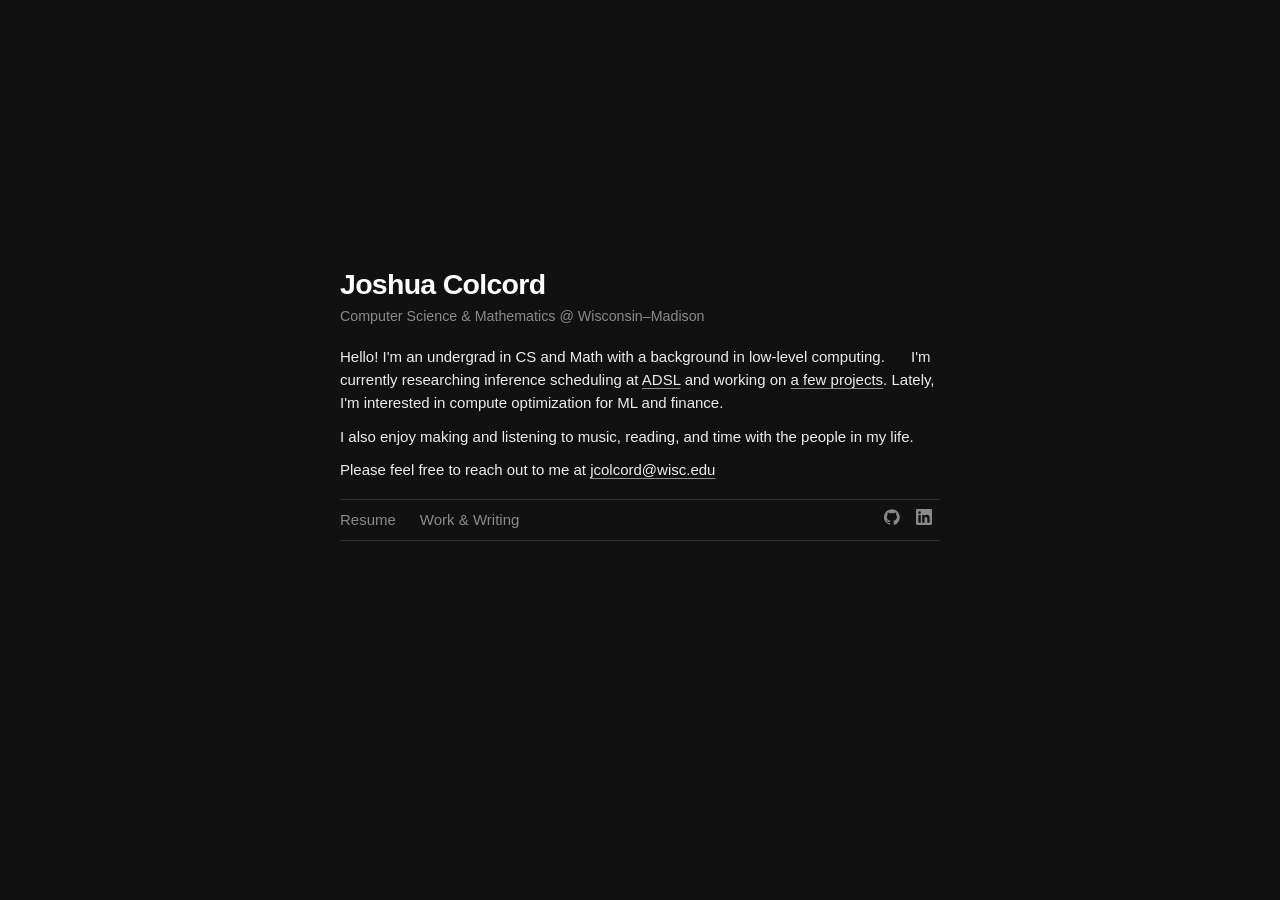
<file: index.html>
<!DOCTYPE html>
<html lang="en">
<head>
    <meta charset="UTF-8">
    <meta name="viewport" content="width=device-width, initial-scale=1.0">
    <title>joshua colcord</title>
    <meta name="description" content="joshua colcord - Computer Science and Mathematics student at UW-Madison. Mostly C++ systems and competitive programming.">
    <meta property="og:title" content="joshua colcord">
    <meta property="og:description" content="Computer Science and Mathematics student at UW-Madison. Mostly C++ systems and competitive programming.">
    <meta property="og:type" content="website">
    <meta property="og:url" content="https://jcolcord.me">
    <meta name="theme-color" content="#111111">
    <link rel="stylesheet" href="styles.css?v=11">
    <link rel="icon" href="favicon.ico" type="image/x-icon">
    <script data-site="BZZQLRY" src="https://analytic.jcolcord.me/script.js" defer></script>
</head>
<body>
    <main id="maincontent" class="hero">
        <h1>Joshua Colcord</h1>
        <p class="tagline">Computer Science &amp; Mathematics @ Wisconsin&ndash;Madison</p>

        <p class="bio">Hello! I'm an undergrad in CS and Math with a background in low-level computing.⠀⠀ 
        I'm currently researching inference scheduling at <a href="https://research.cs.wisc.edu/adsl/Overview/" target="_blank" rel="noopener noreferrer">ADSL</a> and working on <a href="https://jcolcord.me/works">a few projects</a>.
     Lately, I'm interested in compute optimization for ML and finance. </p>
        <p class="bio">I also enjoy making and listening to music, reading, and time with the people in my life.</p>
        <p class="bio reach">Please feel free to reach out to me at <a href="mailto:jcolcord@wisc.edu">jcolcord@wisc.edu</a></p>

        <div class="strip">
            <nav class="strip-links" aria-label="Primary">
                <a href="jcolcord.pdf" target="_blank" rel="noopener noreferrer">Resume</a>
                <a href="https://jcolcord.me/works">Work &amp; Writing</a>
            </nav>
            <div class="strip-icons">
                <a href="https://github.com/joshcolcord" target="_blank" rel="noopener noreferrer" aria-label="GitHub" title="GitHub"><svg class="icon-brand" viewBox="0 0 24 24" aria-hidden="true" focusable="false"><path d="M12 .3a12 12 0 0 0-3.8 23.4c.6.1.8-.3.8-.6v-2c-3.3.7-4-1.6-4-1.6-.6-1.4-1.4-1.8-1.4-1.8-1.1-.7.1-.7.1-.7 1.2.1 1.8 1.2 1.8 1.2 1 1.8 2.8 1.3 3.5 1 .1-.8.4-1.3.7-1.6-2.7-.3-5.5-1.3-5.5-5.9 0-1.3.5-2.4 1.2-3.2-.1-.3-.5-1.5.1-3.2 0 0 1-.3 3.3 1.2a11.5 11.5 0 0 1 6 0c2.3-1.5 3.3-1.2 3.3-1.2.6 1.7.2 2.9.1 3.2.8.8 1.2 1.9 1.2 3.2 0 4.6-2.8 5.6-5.5 5.9.4.4.8 1.1.8 2.2v3.3c0 .3.2.7.8.6A12 12 0 0 0 12 .3"/></svg></a>
                <a href="https://www.linkedin.com/in/joshcolcord" target="_blank" rel="noopener noreferrer" aria-label="LinkedIn" title="LinkedIn"><svg class="icon-brand" viewBox="0 0 24 24" aria-hidden="true" focusable="false"><path d="M20.45 20.45h-3.56v-5.57c0-1.33-.03-3.04-1.85-3.04-1.86 0-2.14 1.45-2.14 2.94v5.67H9.35V9h3.41v1.56h.05c.48-.9 1.64-1.85 3.37-1.85 3.6 0 4.27 2.37 4.27 5.46v6.28zM5.34 7.43a2.07 2.07 0 1 1 0-4.14 2.07 2.07 0 0 1 0 4.14zm1.78 13.02H3.56V9h3.56v11.45zM22.22 0H1.77C.79 0 0 .77 0 1.73v20.54C0 23.23.79 24 1.77 24h20.45c.98 0 1.78-.77 1.78-1.73V1.73C24 .77 23.2 0 22.22 0z"/></svg></a>
            </div>
        </div>
    </main>
</body>
</html>
</file>
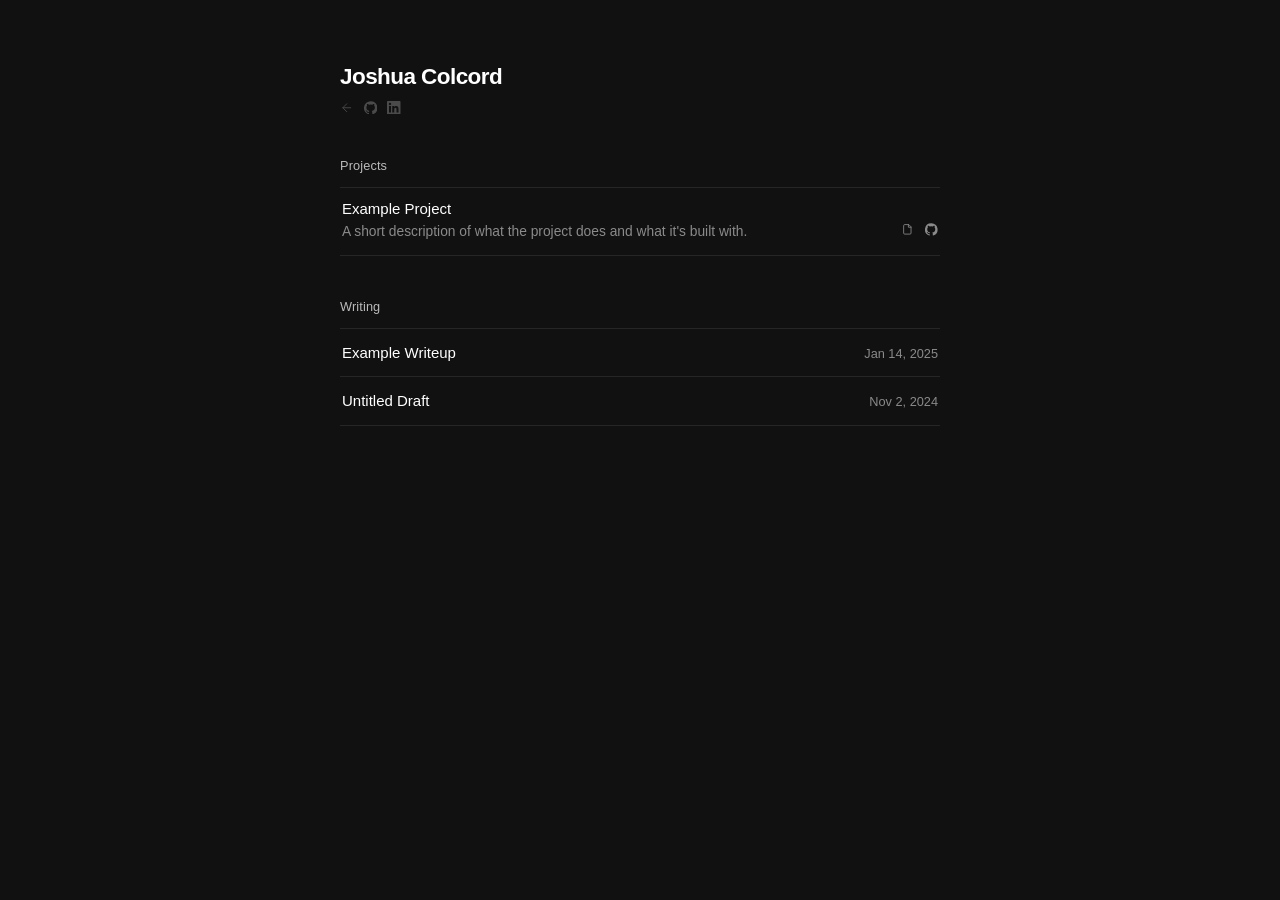
<file: works.html>
<!DOCTYPE html>
<html lang="en">
<head>
    <meta charset="UTF-8">
    <meta name="viewport" content="width=device-width, initial-scale=1.0">
    <title>work - joshua colcord</title>
    <meta name="description" content="work - joshua colcord">
    <meta name="theme-color" content="#111111">
    <link rel="stylesheet" href="styles.css?v=7d91cabf">
    <link rel="icon" href="favicon.ico" type="image/x-icon">
    <script data-site="BZZQLRY" src="https://analytic.jcolcord.me/script.js" defer></script>
</head>
<body>
    <main id="maincontent" class="page">
        <header class="masthead">
            <h1>Joshua Colcord</h1>
            <div class="masthead-icons">
                <a href="jcolcord.me" aria-label="home" title="Home"><svg class="icon-line" viewBox="0 0 24 24" aria-hidden="true" focusable="false"><path d="M19 12H5"/><path d="M12 19l-7-7 7-7"/></svg></a>
                <a href="https://github.com/joshcolcord" target="_blank" rel="noopener noreferrer" aria-label="GitHub" title="GitHub"><svg class="icon-brand" viewBox="0 0 24 24" aria-hidden="true" focusable="false"><path d="M12 .3a12 12 0 0 0-3.8 23.4c.6.1.8-.3.8-.6v-2c-3.3.7-4-1.6-4-1.6-.6-1.4-1.4-1.8-1.4-1.8-1.1-.7.1-.7.1-.7 1.2.1 1.8 1.2 1.8 1.2 1 1.8 2.8 1.3 3.5 1 .1-.8.4-1.3.7-1.6-2.7-.3-5.5-1.3-5.5-5.9 0-1.3.5-2.4 1.2-3.2-.1-.3-.5-1.5.1-3.2 0 0 1-.3 3.3 1.2a11.5 11.5 0 0 1 6 0c2.3-1.5 3.3-1.2 3.3-1.2.6 1.7.2 2.9.1 3.2.8.8 1.2 1.9 1.2 3.2 0 4.6-2.8 5.6-5.5 5.9.4.4.8 1.1.8 2.2v3.3c0 .3.2.7.8.6A12 12 0 0 0 12 .3"/></svg></a>
                <a href="https://www.linkedin.com/in/joshcolcord" target="_blank" rel="noopener noreferrer" aria-label="LinkedIn" title="LinkedIn"><svg class="icon-brand" viewBox="0 0 24 24" aria-hidden="true" focusable="false"><path d="M20.45 20.45h-3.56v-5.57c0-1.33-.03-3.04-1.85-3.04-1.86 0-2.14 1.45-2.14 2.94v5.67H9.35V9h3.41v1.56h.05c.48-.9 1.64-1.85 3.37-1.85 3.6 0 4.27 2.37 4.27 5.46v6.28zM5.34 7.43a2.07 2.07 0 1 1 0-4.14 2.07 2.07 0 0 1 0 4.14zm1.78 13.02H3.56V9h3.56v11.45zM22.22 0H1.77C.79 0 0 .77 0 1.73v20.54C0 23.23.79 24 1.77 24h20.45c.98 0 1.78-.77 1.78-1.73V1.73C24 .77 23.2 0 22.22 0z"/></svg></a>
            </div>
        </header>

        <h2 class="section-head">Projects</h2>
        <ul class="work-list">
            <li class="work-item">
                <a class="work-title" href="writing/example.html">Example Project</a>
                <div class="work-body">
                    <span class="work-desc">A short description of what the project does and what it&#39;s built with.</span>
                    <span class="work-actions">
                        <a href="writing/example.html" aria-label="Read the writeup of Example Project" title="Writeup"><svg class="icon-line" viewBox="0 0 24 24" aria-hidden="true" focusable="false"><path d="M14 3H7a2 2 0 0 0-2 2v14a2 2 0 0 0 2 2h10a2 2 0 0 0 2-2V8z"/><path d="M14 3v5h5"/></svg></a>
                        <a href="https://github.com/joshcolcord" target="_blank" rel="noopener noreferrer" aria-label="Source for Example Project" title="Source"><svg class="icon-brand" viewBox="0 0 24 24" aria-hidden="true" focusable="false"><path d="M12 .3a12 12 0 0 0-3.8 23.4c.6.1.8-.3.8-.6v-2c-3.3.7-4-1.6-4-1.6-.6-1.4-1.4-1.8-1.4-1.8-1.1-.7.1-.7.1-.7 1.2.1 1.8 1.2 1.8 1.2 1 1.8 2.8 1.3 3.5 1 .1-.8.4-1.3.7-1.6-2.7-.3-5.5-1.3-5.5-5.9 0-1.3.5-2.4 1.2-3.2-.1-.3-.5-1.5.1-3.2 0 0 1-.3 3.3 1.2a11.5 11.5 0 0 1 6 0c2.3-1.5 3.3-1.2 3.3-1.2.6 1.7.2 2.9.1 3.2.8.8 1.2 1.9 1.2 3.2 0 4.6-2.8 5.6-5.5 5.9.4.4.8 1.1.8 2.2v3.3c0 .3.2.7.8.6A12 12 0 0 0 12 .3"/></svg></a>
                    </span>
                </div>
            </li>
        </ul>

        <h2 class="section-head">Writing</h2>
        <ul class="write-list">
            <li class="write-item">
                <a class="write-title" href="writing/example.html">Example Writeup</a>
                <span class="write-date">Jan 14, 2025</span>
            </li>
            <li class="write-item">
                <span class="write-title">Untitled Draft</span>
                <span class="write-date">Nov 2, 2024</span>
            </li>
        </ul>
    </main>
</body>
</html>
</file>
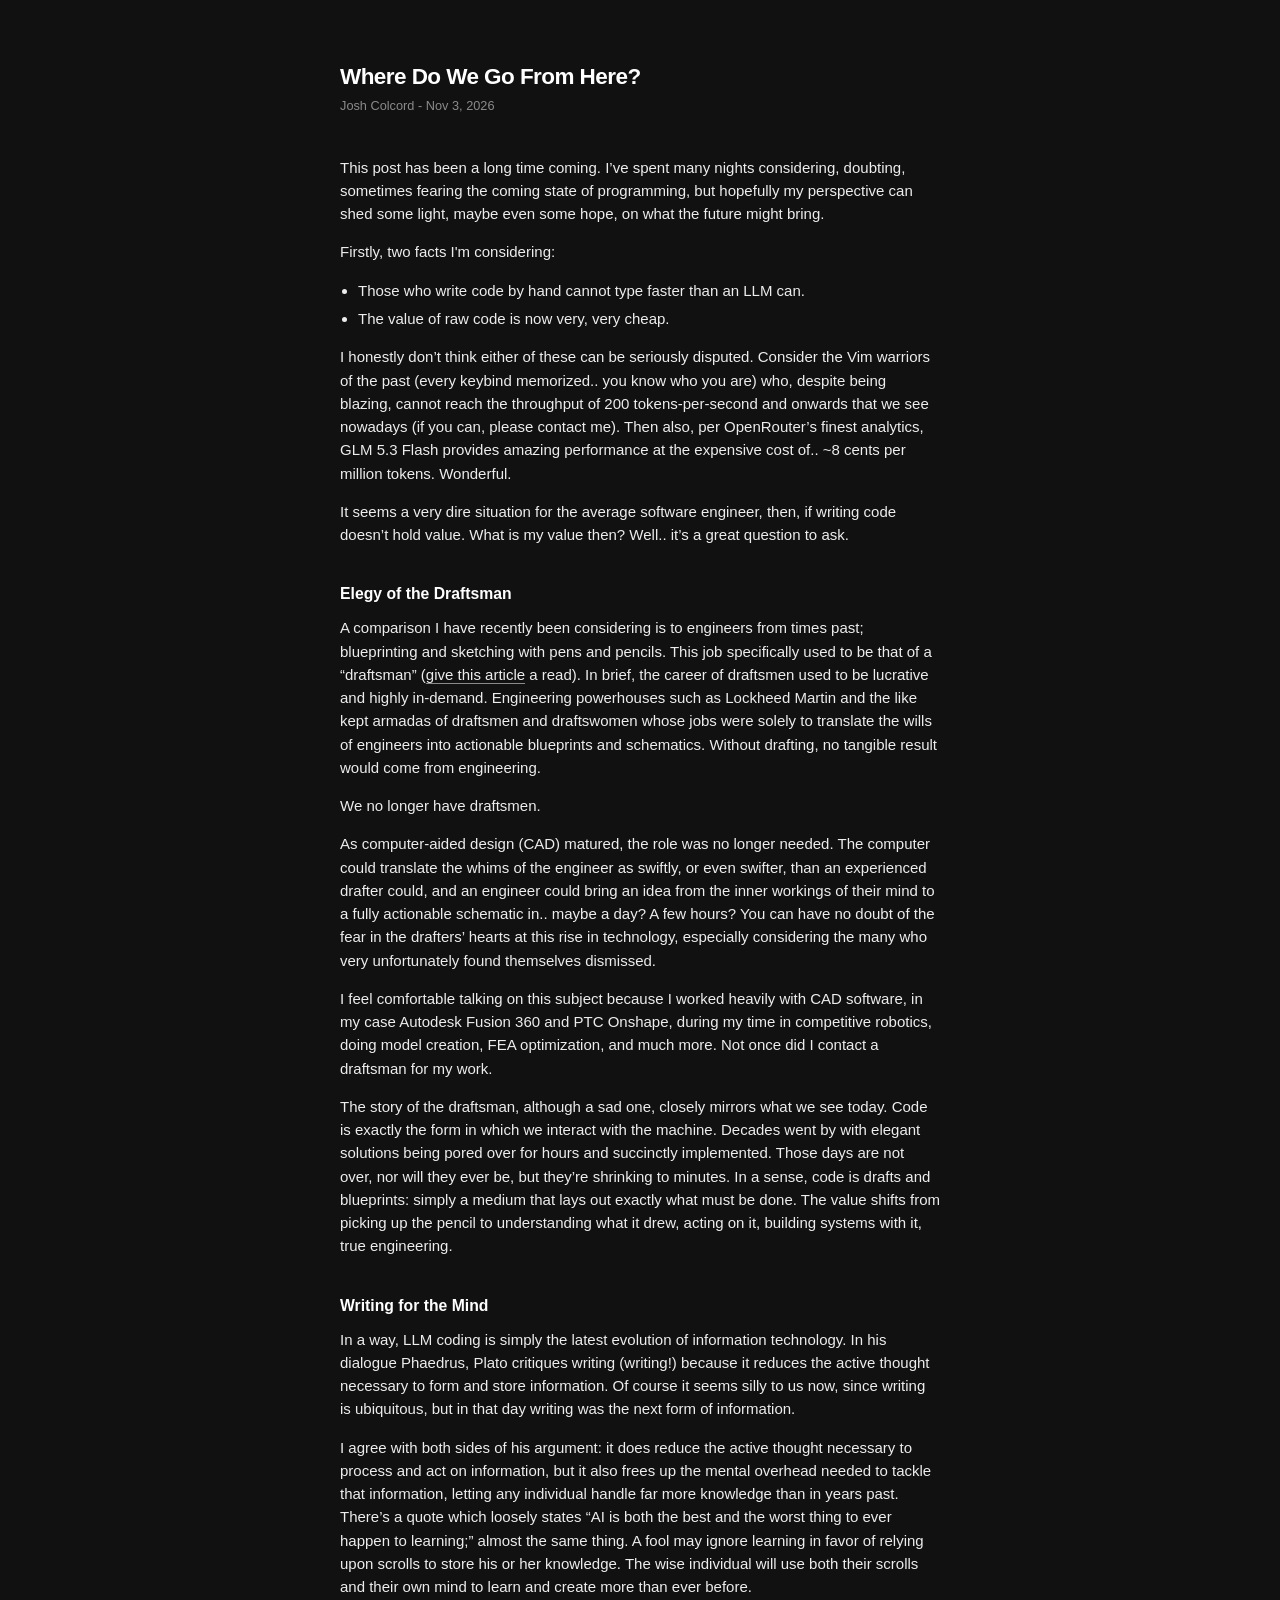
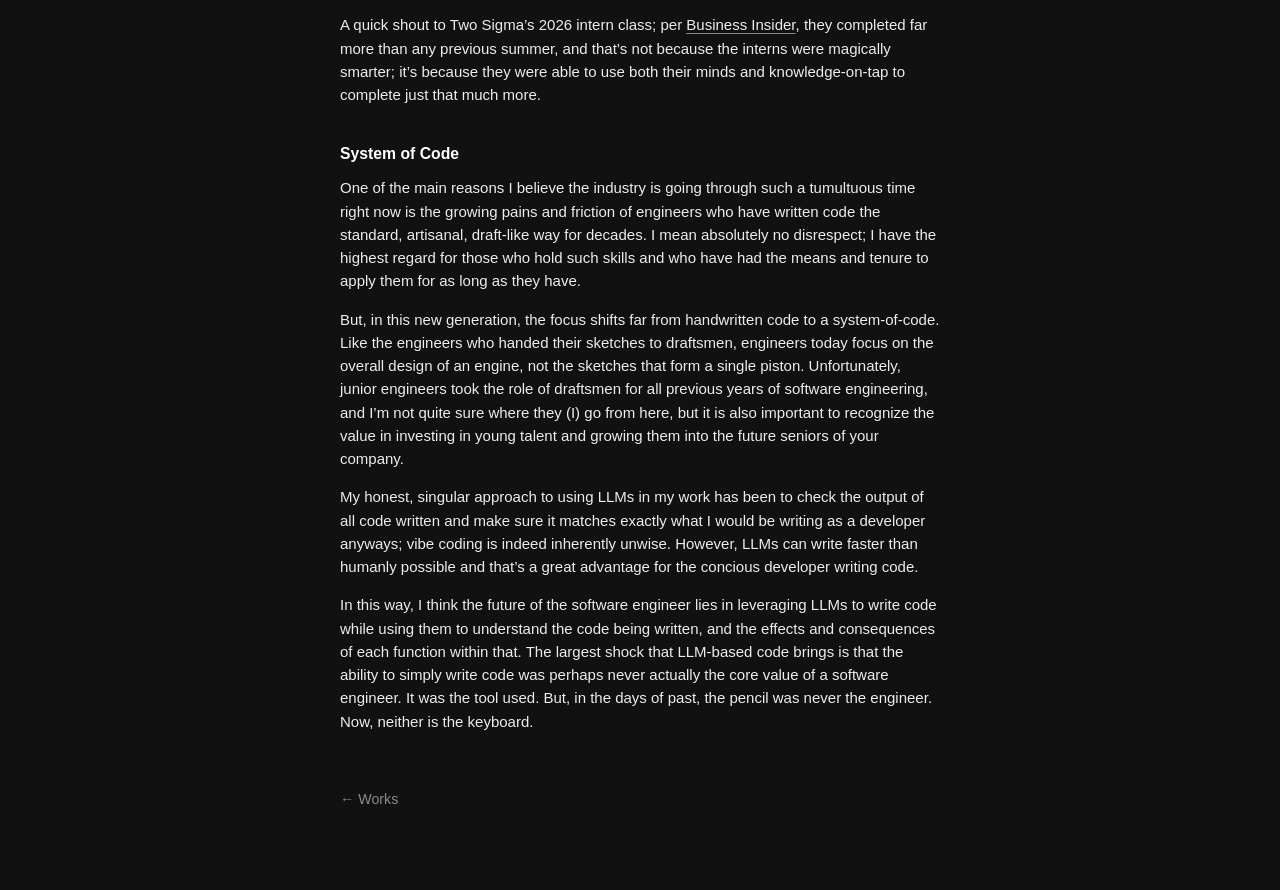
<file: writing/aisentiment.html>
<!DOCTYPE html>
<html lang="en">
<head>
    <meta charset="UTF-8">
    <meta name="viewport" content="width=device-width, initial-scale=1.0">
    <title>Where Do We Go From Here? — joshua colcord</title>
    <meta name="description" content="Some thoughts on LLMs and the value of code.">
    <meta name="theme-color" content="#111111">
    <link rel="stylesheet" href="../styles.css">
    <link rel="icon" href="../favicon.ico" type="image/x-icon">
    <script data-site="BZZQLRY" src="https://analytic.jcolcord.me/script.js" defer></script>
</head>
<body>
    <main id="maincontent" class="article">
        <header class="article-head">
            <h1>Where Do We Go From Here?</h1>
            <p class="article-meta">Josh Colcord - Nov 3, 2026</p>
        </header>


        <p>This post has been a long time coming. I’ve spent many nights considering, doubting, sometimes fearing the coming state of programming, but hopefully my perspective can shed some light, maybe even some hope, on what the future might bring.</p>

        <p>Firstly, two facts I'm considering:</p>

        <ul>
            <li>Those who write code by hand cannot type faster than an LLM can.</li>
            <li>The value of raw code is now very, very cheap.</li>
        </ul>

        <p>I honestly don’t think either of these can be seriously disputed. Consider the Vim warriors of the past (every keybind memorized.. you know who you are) who, despite being blazing, cannot reach the throughput of 200 tokens-per-second and onwards that we see nowadays (if you can, please contact me). Then also, per OpenRouter’s finest analytics, GLM 5.3 Flash provides amazing performance at the expensive cost of.. ~8 cents per million tokens. Wonderful.</p>

        <p>It seems a very dire situation for the average software engineer, then, if writing code doesn’t hold value. What is my value then? Well.. it’s a great question to ask.</p>

        <h2>Elegy of the Draftsman</h2>

        <p>A comparison I have recently been considering is to engineers from times past; blueprinting and sketching with pens and pencils. This job specifically used to be that of a “draftsman” (<a href="https://tecnetinc.com/The%20Death%20of%20the%20Draftsman.html">give this article</a> a read). In brief, the career of draftsmen used to be lucrative and highly in-demand. Engineering powerhouses such as Lockheed Martin and the like kept armadas of draftsmen and draftswomen whose jobs were solely to translate the wills of engineers into actionable blueprints and schematics. Without drafting, no tangible result would come from engineering.</p>

        <p>We no longer have draftsmen.</p>

        <p>As computer-aided design (CAD) matured, the role was no longer needed. The computer could translate the whims of the engineer as swiftly, or even swifter, than an experienced drafter could, and an engineer could bring an idea from the inner workings of their mind to a fully actionable schematic in.. maybe a day? A few hours? You can have no doubt of the fear in the drafters’ hearts at this rise in technology, especially considering the many who very unfortunately found themselves dismissed.</p>

        <p>I feel comfortable talking on this subject because I worked heavily with CAD software, in my case Autodesk Fusion 360 and PTC Onshape, during my time in competitive robotics, doing model creation, FEA optimization, and much more. Not once did I contact a draftsman for my work.</p>

        <p>The story of the draftsman, although a sad one, closely mirrors what we see today. Code is exactly the form in which we interact with the machine. Decades went by with elegant solutions being pored over for hours and succinctly implemented. Those days are not over, nor will they ever be, but they’re shrinking to minutes. In a sense, code is drafts and blueprints: simply a medium that lays out exactly what must be done. The value shifts from picking up the pencil to understanding what it drew, acting on it, building systems with it, true engineering.</p>

        <h2>Writing for the Mind</h2>

        <p>In a way, LLM coding is simply the latest evolution of information technology. In his dialogue Phaedrus, Plato critiques writing (writing!) because it reduces the active thought necessary to form and store information. Of course it seems silly to us now, since writing is ubiquitous, but in that day writing was the next form of information.</p>

        <p>I agree with both sides of his argument: it does reduce the active thought necessary to process and act on information, but it also frees up the mental overhead needed to tackle that information, letting any individual handle far more knowledge than in years past. There’s a quote which loosely states “AI is both the best and the worst thing to ever happen to learning;” almost the same thing. A fool may ignore learning in favor of relying upon scrolls to store his or her knowledge. The wise individual will use both their scrolls and their own mind to learn and create more than ever before.</p>

        <p>A quick shout to Two Sigma’s 2026 intern class; per <a href="https://www.twosigma.com/articles/business-insider-how-ai-has-raised-the-bar-for-two-sigma-internships-and-future-hires/">Business Insider</a>, they completed far more than any previous summer, and that’s not because the interns were magically smarter; it’s because they were able to use both their minds and knowledge-on-tap to complete just that much more.</p>

        <h2>System of Code</h2>

        <p>One of the main reasons I believe the industry is going through such a tumultuous time right now is the growing pains and friction of engineers who have written code the standard, artisanal, draft-like way for decades. I mean absolutely no disrespect; I have the highest regard for those who hold such skills and who have had the means and tenure to apply them for as long as they have.</p>

        <p>But, in this new generation, the focus shifts far from handwritten code to a system-of-code. Like the engineers who handed their sketches to draftsmen, engineers today focus on the overall design of an engine, not the sketches that form a single piston. Unfortunately, junior engineers took the role of draftsmen for all previous years of software engineering, and I’m not quite sure where they (I) go from here, but it is also important to recognize the value in investing in young talent and growing them into the future seniors of your company.</p>

        <p>My honest, singular approach to using LLMs in my work has been to check the output of all code written and make sure it matches exactly what I would be writing as a developer anyways; vibe coding is indeed inherently unwise. However, LLMs can write faster than humanly possible and that’s a great advantage for the concious developer writing code.</p>

        <p>In this way, I think the future of the software engineer lies in leveraging LLMs to write code while using them to understand the code being written, and the effects and consequences of each function within that. The largest shock that LLM-based code brings is that the ability to simply write code was perhaps never actually the core value of a software engineer. It was the tool used. But, in the days of past, the pencil was never the engineer. Now, neither is the keyboard.</p>

        <a class="back-link" href="jcolcord.me/works">&larr; Works</a>
    </main>
</body>
</html>
</file>
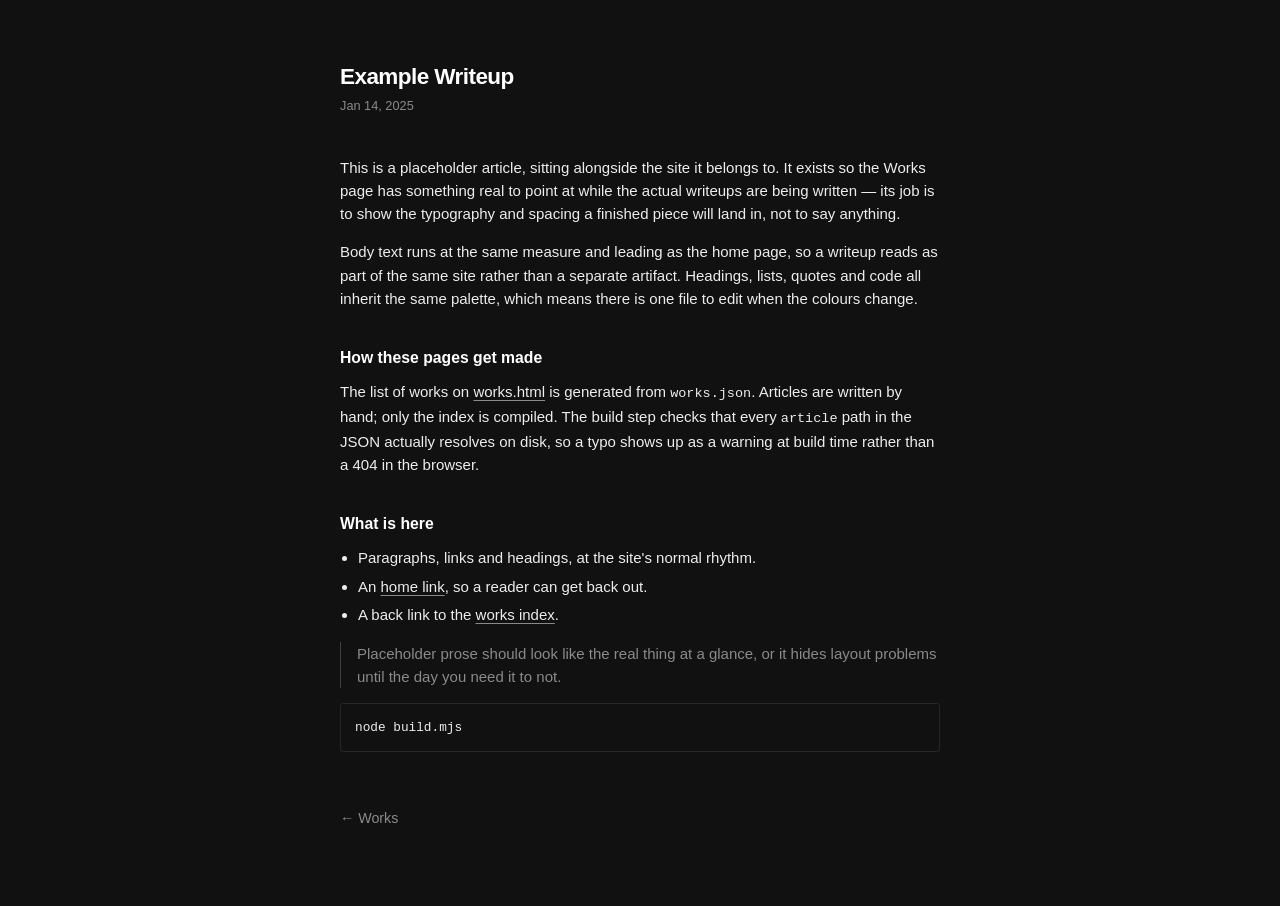
<file: writing/example.html>
<!DOCTYPE html>
<html lang="en">
<head>
    <meta charset="UTF-8">
    <meta name="viewport" content="width=device-width, initial-scale=1.0">
    <title>Example Writeup — joshua colcord</title>
    <meta name="description" content="An example article page, showing how a writeup is laid out.">
    <meta name="theme-color" content="#111111">
    <link rel="stylesheet" href="../styles.css">
    <link rel="icon" href="../favicon.ico" type="image/x-icon">
    <script data-site="BZZQLRY" src="https://analytic.jcolcord.me/script.js" defer></script>
</head>
<body>
    <main id="maincontent" class="article">
        <header class="article-head">
            <h1>Example Writeup</h1>
            <p class="article-meta">Jan 14, 2025</p>
        </header>

        <p>This is a placeholder article, sitting alongside the site it belongs to. It exists so the
        Works page has something real to point at while the actual writeups are being written — its
        job is to show the typography and spacing a finished piece will land in, not to say anything.</p>

        <p>Body text runs at the same measure and leading as the home page, so a writeup reads as part
        of the same site rather than a separate artifact. Headings, lists, quotes and code all inherit
        the same palette, which means there is one file to edit when the colours change.</p>

        <h2>How these pages get made</h2>

        <p>The list of works on <a href="../works.html">works.html</a> is generated from
        <code>works.json</code>. Articles are written by hand; only the index is compiled. The build
        step checks that every <code>article</code> path in the JSON actually resolves on disk, so a
        typo shows up as a warning at build time rather than a 404 in the browser.</p>

        <h2>What is here</h2>

        <ul>
            <li>Paragraphs, links and headings, at the site's normal rhythm.</li>
            <li>An <a href="../index.html">home link</a>, so a reader can get back out.</li>
            <li>A back link to the <a href="../works.html">works index</a>.</li>
        </ul>

        <blockquote>Placeholder prose should look like the real thing at a glance, or it hides layout
        problems until the day you need it to not.</blockquote>

        <pre><code>node build.mjs</code></pre>

        <a class="back-link" href="../works.html">&larr; Works</a>
    </main>
</body>
</html>
</file>
<file: styles.css>
:root {
    --bg: #111111;
    --border: #262626;
    --border-bright: #404040;
    --hairline: #333333;
    --text: #ededed;
    --text-dim: #8a8a8a;
    --text-soft: #bbbbbb;
    --icon-dim: #4a4a4a;
    --link-underline: #8a8a8a;
    --white: #ffffff;
}

* {
    box-sizing: border-box;
}

html {
    background-color: var(--bg);
}

body {
    font-family: -apple-system, BlinkMacSystemFont, "Segoe UI", "Helvetica Neue", Arial, sans-serif;
    font-size: 15px;
    line-height: 1.55;
    margin: 0 auto;
    padding: 0 20px;
    max-width: 640px;
    background-color: var(--bg);
    color: var(--text);
    -webkit-font-smoothing: antialiased;
}

p {
    margin: 0 0 1em;
}

a {
    color: var(--text);
    text-decoration: underline;
    text-decoration-color: var(--link-underline);
    text-underline-offset: 3px;
    transition: text-decoration-color 0.15s ease;
}

a:hover {
    text-decoration-color: var(--text);
}

:focus-visible {
    outline: 2px solid var(--text-dim);
    outline-offset: 3px;
    border-radius: 2px;
}

/* ---------- Hero ---------- */

.hero {
    min-height: 100svh;
    display: flex;
    flex-direction: column;
    justify-content: center;
    padding: 44px 0 15vh; /* bottom bias lifts the block slightly above true center */
}

h1 {
    font-size: 1.9em;
    font-weight: 650;
    letter-spacing: -0.025em;
    line-height: 1.15;
    margin: 0 0 4px;
    color: var(--white);
}

.tagline {
    font-size: 0.95em;
    color: var(--text-dim);
    margin: 0 0 18px; /* same 18px as the .strip gap below the bio */
}

.bio {
    margin: 0 0 10px;
}

/* Closing line, sitting closer to the strip below it */
.reach {
    margin-bottom: 0;
}

/* ---------- Strip: two hairlines with links between ---------- */

.strip {
    display: flex;
    align-items: center;
    justify-content: space-between;
    flex-wrap: wrap;
    gap: 8px 16px;
    margin-top: 18px; /* matches the .tagline gap above the bio */
    padding: 0.465rem 0;
    border-top: 1px solid var(--hairline);
    border-bottom: 1px solid var(--hairline);
}

.strip-links,
.strip-icons {
    display: flex;
    align-items: center;
}

.strip-links {
    gap: 1.5rem;
}

.strip-icons {
    gap: 1rem;
    font-size: 1rem;
    color: var(--icon-dim);
    padding-right: 8px; /* pulls the icons in off the text column's right edge */
}

/* Inline SVG icons (no icon font needed) */
.icon-brand {
    width: 1em;
    height: 1em;
    flex: none;
    fill: currentColor;
    stroke: none;
}

/* Right-hand icons start dimmer than the text links */
.strip-icons a {
    color: var(--icon-dim);
}

.strip-icons a:hover,
.strip-icons a:focus-visible {
    color: var(--white);
}

.strip a,
.strip button {
    appearance: none;
    background: none;
    border: 0;
    margin: 0;
    padding: 0;
    font: inherit;
    line-height: inherit;
    color: var(--text-dim);
    text-decoration: none;
    cursor: pointer;
    transition: color 0.15s ease;
}

.strip a:hover,
.strip button:hover,
.strip a:focus-visible,
.strip button:focus-visible {
    color: var(--white);
}

.work-list {
    list-style: none;
    margin: 0;
    padding: 0;
    border-top: 1px solid var(--border);
}

.work-item {
    padding: 9px 2px 12px;
    border-bottom: 1px solid var(--border);
}

.work-head {
    display: flex;
    align-items: baseline;
    gap: 12px;
    flex-wrap: wrap;
    margin-bottom: 2px;
}

.work-title {
    font-weight: 400;
    font-size: 1em;
    color: var(--white);
    text-decoration: none;
    /* Override the base `a` transition: `text-decoration: none` resets
       text-decoration-color to currentcolor (white here), so the inherited
       transition would animate the underline white -> grey on hover. */
    transition: color 0.15s ease;
}

a.work-title:hover {
    color: var(--white);
    text-decoration: underline;
    text-underline-offset: 3px;
    text-decoration-color: var(--text-dim);
}

.work-tag {
    margin-left: auto;
    font-size: 0.8em;
    color: var(--text-dim);
    white-space: nowrap;
}

.work-body {
    display: flex;
    align-items: baseline;
    gap: 12px;
    margin: 1px 0 0;
    font-size: 0.92em;
    color: var(--text-dim);
}

.work-desc {
    margin: 0;
    flex: 1 1 auto;
    min-width: 0;
}

.work-links {
    display: flex;
    gap: 18px;
    font-size: 0.85em;
}

.work-links svg {
    font-size: 0.9em;
    color: var(--text-dim);
    margin-right: 6px;
    vertical-align: -0.125em;
}

.writing-link {
    display: inline-block;
    margin-top: 1rem;
    font-size: 0.95em;
    font-weight: 600;
}

/* Outlined icons (document), drawn to match the weight of the filled brand marks */
.icon-line {
    width: 1em;
    height: 1em;
    flex: none;
    fill: none;
    stroke: currentColor;
    stroke-width: 1.6;
    stroke-linecap: round;
    stroke-linejoin: round;
}

/* Icon cluster pushed to the right edge, sharing the description's baseline */
.work-actions {
    display: flex;
    flex: none;
    align-items: center;
    gap: 12px;
    font-size: 0.92em;
    color: var(--text-dim);
    white-space: nowrap;
}

.work-actions a {
    display: inline-flex;
    color: var(--text-dim);
    text-decoration: none;
    transition: color 0.15s ease;
}

.work-actions a:hover,
.work-actions a:focus-visible {
    color: var(--white);
}

/* ---------- Writing list: title left, date right ---------- */

.write-list {
    list-style: none;
    margin: 0;
    padding: 0;
    border-top: 1px solid var(--border);
}

.write-item {
    display: flex;
    align-items: baseline;
    gap: 16px;
    padding: 12px 2px;
    border-bottom: 1px solid var(--border);
}

.write-title {
    font-weight: 400;
    color: var(--white);
    text-decoration: none;
    /* Same reason as .work-title above: no underline-colour transition */
    transition: color 0.15s ease;
}

a.write-title:hover {
    color: var(--white);
    text-decoration: underline;
    text-underline-offset: 3px;
    text-decoration-color: var(--text-dim);
}

.write-date {
    margin-left: auto;
    font-size: 0.85em;
    color: var(--text-dim);
    white-space: nowrap;
}

/* Section labels: lighter than the body grey, not white like the titles */
.section-head {
    font-size: 0.85em;
    font-weight: 400;
    color: var(--text-soft);
    letter-spacing: 0.01em;
    margin: 2.6rem 0 0.7rem;
}

/* Home masthead, matching index.html's h1 + tagline pair */
.masthead {
    margin-bottom: 0.85rem;
}

.masthead h1 {
    font-size: 1.65em;
    font-weight: 650;
    letter-spacing: -0.025em;
    line-height: 1.15;
    margin: 0 0 2px;
    color: var(--white);
}

.masthead .tagline {
    margin: 0;
}

/* Back / GitHub / LinkedIn row under the name */
.masthead-icons {
    display: flex;
    align-items: center;
    gap: 10px;
    margin-top: 11px;
}

.masthead-icons a {
    display: inline-flex;
    color: var(--icon-dim);
    text-decoration: none;
    transition: color 0.15s ease;
}

.masthead-icons a:hover,
.masthead-icons a:focus-visible {
    color: var(--white);
}

.masthead-icons .icon-line,
.masthead-icons .icon-brand {
    width: 0.9em;
    height: 0.9em;
}

/* ---------- Article pages (writing/*.html) ---------- */

.article {
    max-width: 46rem;
    margin: 0 auto;
    padding: 4rem 0 5rem;
}

.article-head {
    margin-bottom: 2.5rem;
}

.article h1 {
    font-size: 1.5em;
    margin: 0 0 6px;
}

.article-meta {
    font-size: 0.85em;
    color: var(--text-dim);
}

.article h2 {
    font-size: 1.05em;
    font-weight: 600;
    color: var(--white);
    margin: 2.25rem 0 0.6rem;
}

.article ul {
    margin: 0 0 1em;
    padding-left: 1.2em;
}

.article li {
    margin-bottom: 0.35em;
}

.article blockquote {
    margin: 0 0 1em;
    padding-left: 1rem;
    border-left: 1px solid var(--border-bright);
    color: var(--text-dim);
}

code {
    font-family: ui-monospace, SFMono-Regular, "SF Mono", Menlo, Consolas, monospace;
    font-size: 0.9em;
    color: var(--text);
}

pre {
    margin: 0 0 1em;
    padding: 12px 14px;
    border: 1px solid var(--border);
    border-radius: 3px;
    overflow-x: auto;
}

pre code {
    font-size: 0.85em;
}

/* ---------- Standalone pages (works.html) ---------- */

.page {
    padding: 4rem 0 5rem;
}

.page h1 {
    font-size: 1.5em;
}

.writing-block {
    margin-top: 2.5rem;
}

.writing-block h2 {
    font-size: 1em;
    font-weight: 600;
    color: var(--white);
    margin: 0 0 0.5rem;
}

.back-link {
    display: inline-block;
    margin-top: 2.5rem;
    color: var(--text-dim);
    text-decoration: none;
    font-size: 0.95em;
    transition: color 0.15s ease;
}

.back-link:hover {
    color: var(--white);
}

/* ---------- Small screens ---------- */

@media (max-width: 400px) {
    body {
        font-size: 14.5px;
    }

    .strip-links {
        gap: 1.1rem;
    }

    .strip-icons {
        gap: 0.85rem;
    }
}
</file>
